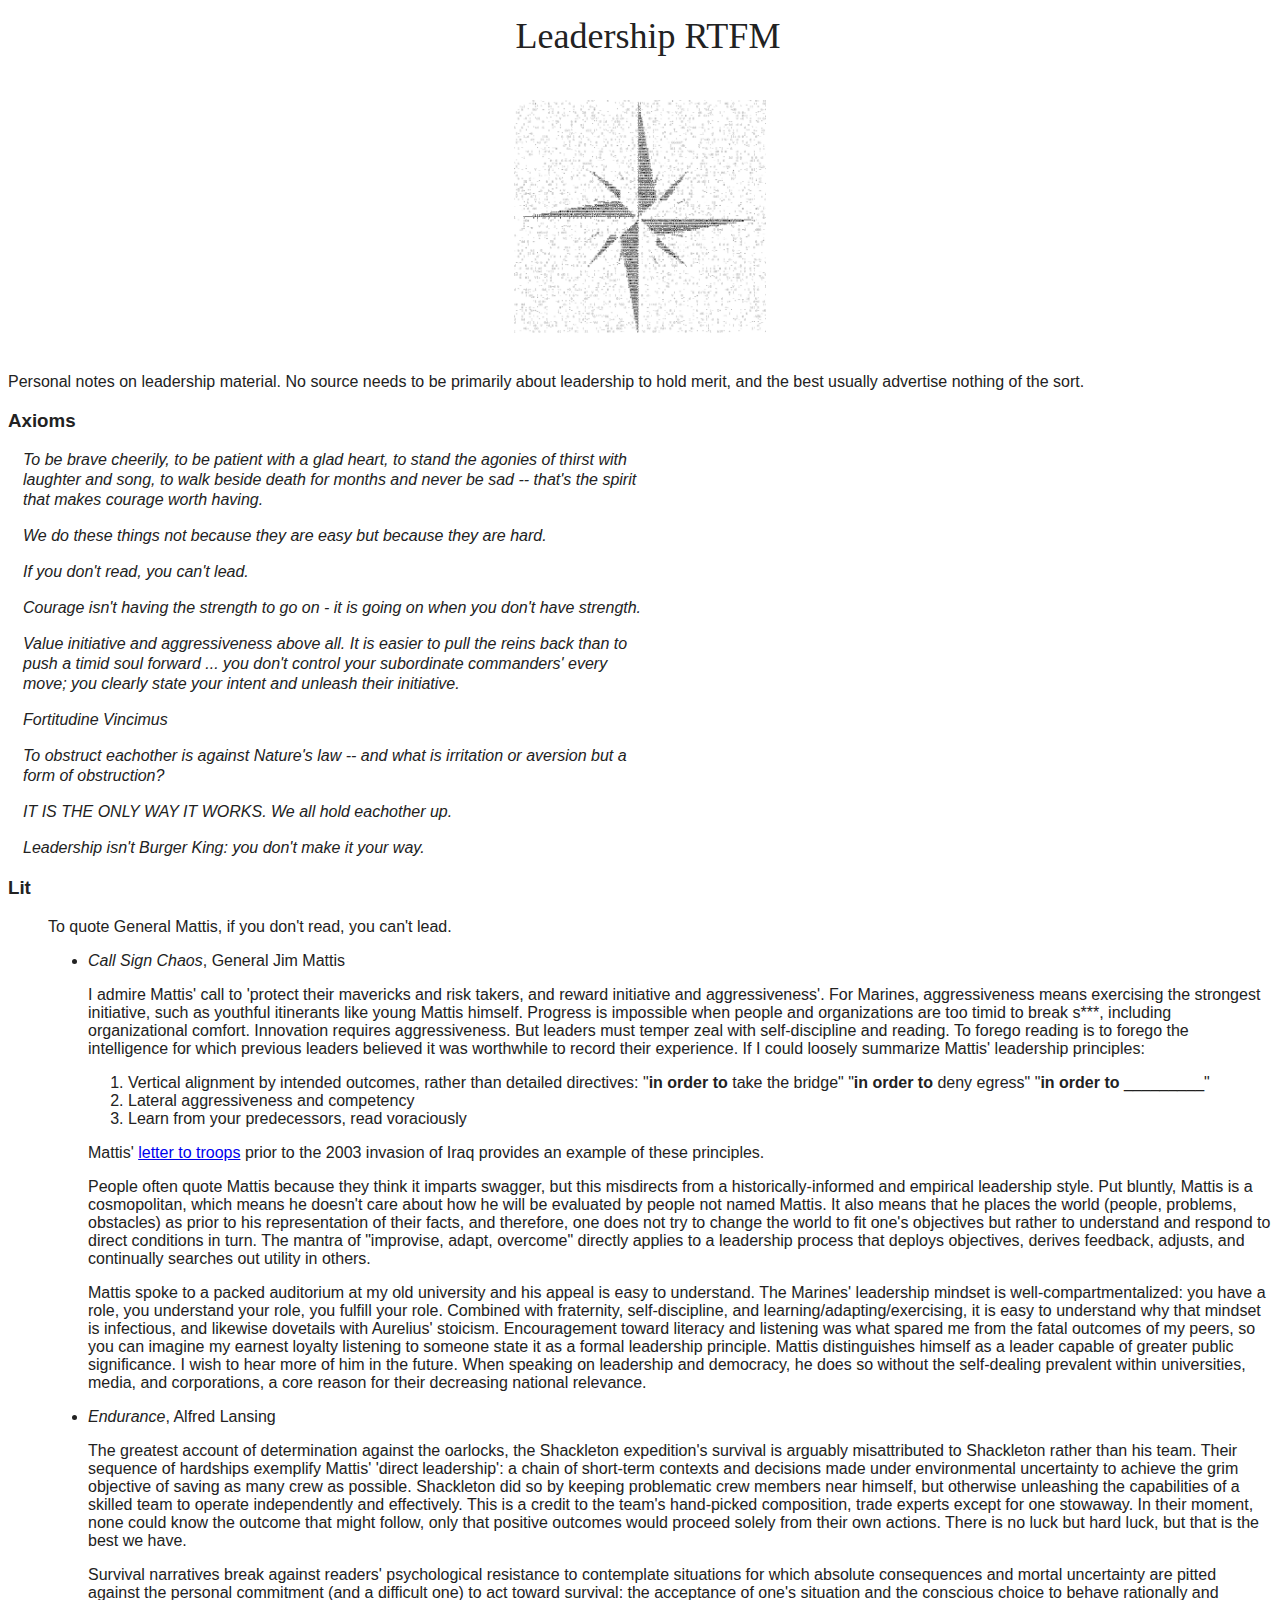
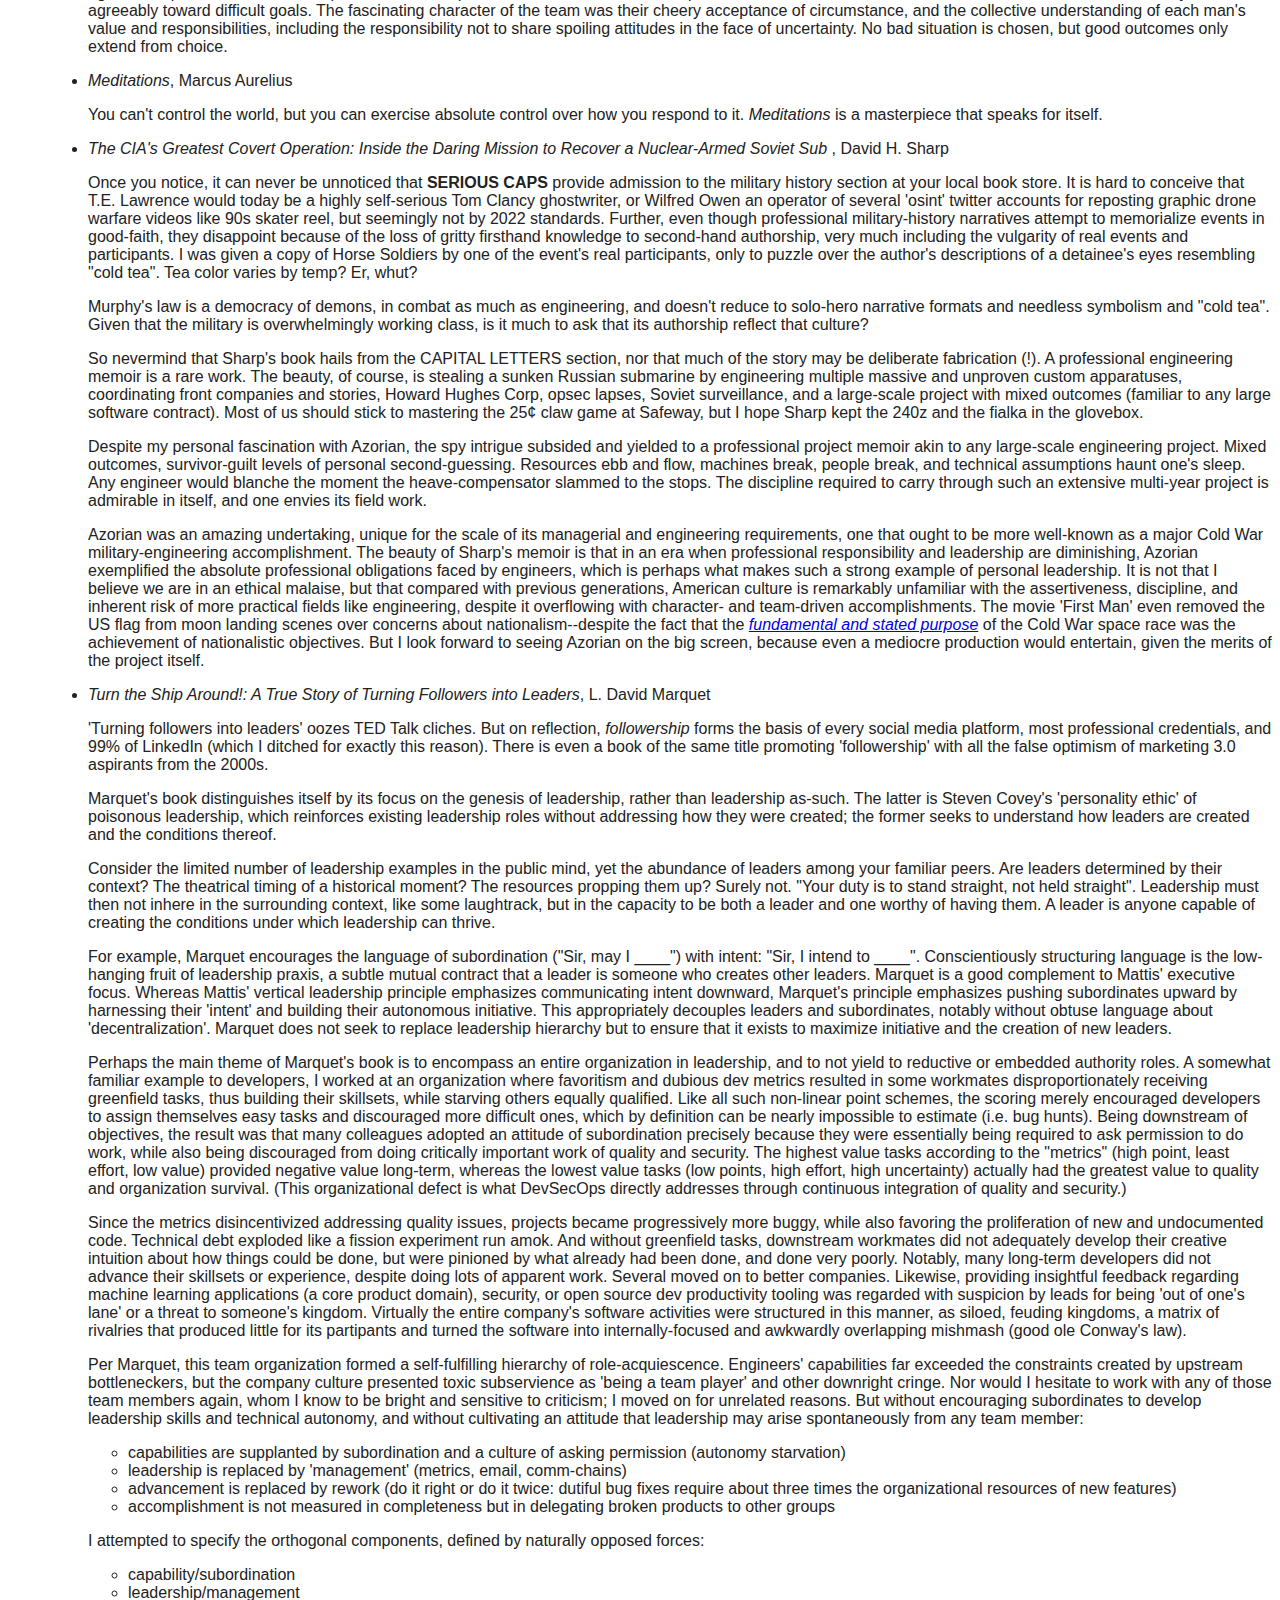
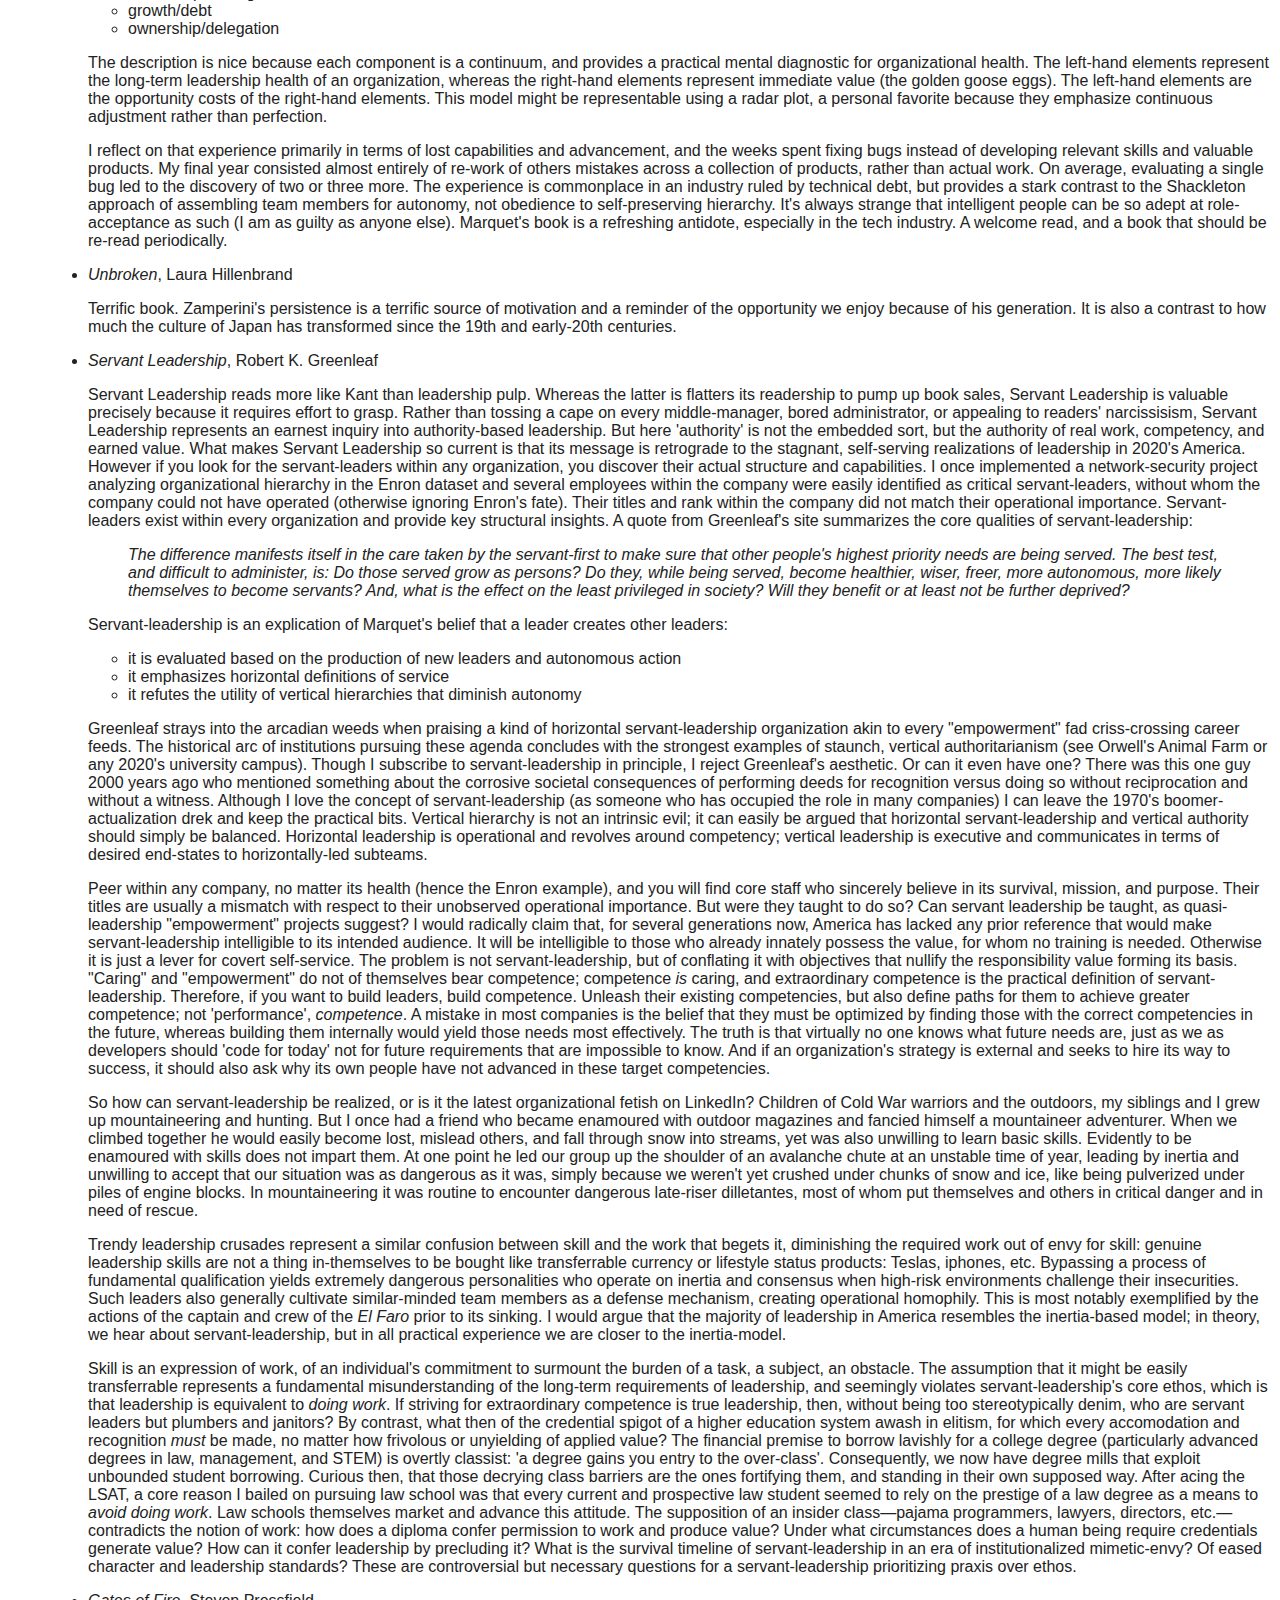
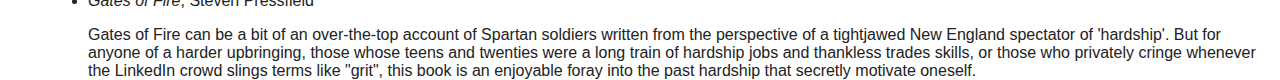
<file: leadership.html>
<!DOCTYPE html>
<html lang="en">

<!--
    TODO:
    - Polishing: probably the best example out there of an interactive resume:
      http://www.pascalvangemert.nl/#/profile
    - Quotes: Courage isn't having the strength to go on - it is going on when
      you don't have strength.

    Possible additions:

    Personal:
    - Build a shelf of leadership examples: by building your shelf of leadership
      (books specifically, though not necessarily) you are inadvertently
      building a toolbox for future events, and a source of stability through
      volatile times.
    - When Leaders Fail: How to respond to 'bad' leaders? : We live in an age of
      misleadership. Period. But this diminishes our ability to learn from
      leaders who have made mistakes. Time spent diminishing is time wasted not
      building. There is a lot of Aurelius in this. Also recall the avalanche
      story with James at North Bend (McClelland butte?).
    - Myths of Leadership: do you have to be formally in charge to exercise
      leadership? No. Do you have to have extensive power and experience to
      develop your leadership skills? No. Can you benefit enormously by building
      up the leadership muscles of your mind? Absolutely. The focus would be on
      young men in a bad economy, imparting experience, how to
      survive/thrive/build amidst decline by way of stoic independence, an
      developing a will to lead. Note my best leaders all had the 'lowest'
      social positions: Jeff at the shop, Juan at the casino, boomer tradesmen,
      Rick at the casino, etc. Leadership and clout are not the same; I
      succeeded beyond my home because I quietly improved myself and learned
      from others when others were chasing clout (and, frankly, dying of opiates
      etc).
    - Sentinels: sentinels are random individuals who bear witness to the
      upbringing and conditions of those in their local community. A perfect
      example is a former bus driver I met who drove the same route for eleven
      years, seeing the same kids develop from middle school through high
      school. He knew the 'trigger kids' by whom others would be diverted and
      encouraged toward problematic behavior. After leaving, the route went
      through five or more drivers in a single year. The sentinel was gone.
      Sentinels describe the social capital of an area.
    - Communication: written and spoken communication are virtually dead, but
      you're going to spend hours of your career in meetings for whatever
      reason. Oh well. Communication is a core component to developing
      leadership, for which the best tools are not coherently organized. But I
      think the best of these are: Strunk and Whites Elements of Style and
      Carnegie's How to Win Friends and Influence People. Beyond that its merely
      personal experience: lots of practice writing in school/college when you
      are young, then when you are older, lots of practice preserving and
      converting your experiences into durable knowledge of things. Avoid the
      slide into "No Ragrets" gopnik. Value language: say what you mean and mean
      what you say. Language is the foremost signifier by which people
      understand that you are a serious person (not an arrogant person but
      someone with objectives and respects others' objectives). Core themes are:
      language development, language significance (like formal clothes, good
      language signals sincere seriousness), language defiance (strong language
      fortifies one against charlatans), listening as a form of language (see
      how deeply you can memorize and understand a conversation with a
      stranger).

    Inverse list: my list of worst leadership books. Forgettable, clout-chasing,
    - Simon Sinek: the youtube clip-art of the leadership grift, Start With Why
    - Followership: promotes followership as good
    - The Art of War, The Prince, and generally anything DIY machiavellian in
      nature.
    - Harvard Business Review
    - LinkedIn
    - Leadership Gold and anything by Maxwell: is Maxwell overrated?
    - How to Be an Anti-Racist, We Cant Talk About That At Work, The New Jim
      Crow. HTBAAR tells multiple lies by about page 5, attributing quotes to
      people that they did not say; and yet the Navy has it on its reading list.
    - The Phoenix Project? Is this a book or failure porn?

    To read/review:
    - The Anatomy of Change - Richard Strozzi (Dominic recommendation)
    - Phoenix Project - I think this goes on the crap/pulp pile.

    This inspires a useful question about what makes a good leadership book:
    - it requires effort from the reader
    - the author has genuine experience/value they wish to pass along. are they
      writing for money/clout or would they have written something even if they
      believed it might not be written? Meditations for example.
    - it acknowledges a real failure in current leadership, but communicates it
      effectively and manifests though about mediating/resolving the difference
-->

<head>
    <title>Leadership Readings</title>
    <meta http-equiv="X-UA-Compatible" content="IE=edge,chrome=1" />
    <meta name="keywords" content="Jesse Waite, leadership, notes" />
    <meta name="description" content="Jesse Waite personal leadership notes." />
    <meta name=”robots” content="index, follow" />
    <meta name="author" content="Jesse Waite" />
    <meta name="viewport" content="width=device-width, initial-scale=1.0" />
    <meta charset="UTF-8" />
    <link rel="stylesheet" href="./static/styles/simple-entry.css">

    <style>
        html {
            height: 100%;
            margin: 0px;
            font-family: Verdana, Geneva, Tahoma, sans-serif;
            color: #222;
            background-color: #fff;
            overflow: auto;
            --invert-value: 1.0;
            --img-opacity: 1.0;
        }

        .compass-rose {
            min-width: 20%;
            width: 225px;
        }
    </style>
</head>

<body>
    <div style=" display: flex; align-items: center; justify-content: center;
    width: 100%; position: fixed; top: 0px; background-color: #fff; padding:
    15px 0px; font-size: 36px; font-family: garamond, serif;">Leadership
        RTFM</div>
    </div>
    <div>
        <div style=" margin: 100px 0px 40px 0px; display: flex; flex-direction:
        column; align-items: center; width: 100%; max-width: 100%; max-height:
        100%;">
            <img src="./static/media/compass_inv.jpeg" class="compass-rose" />
        </div>
        <div>
            Personal notes on leadership material. No source needs to be
            primarily about leadership to hold merit, and the best usually
            advertise nothing of the sort.
        </div>
        <div>
            <h3>Axioms</h3>
            <div style="font-style: italic; padding: 0px 15px; line-height:
            20px; width: 50%;">
                <div>
                    <p>
                        To be brave cheerily, to be patient with a glad heart,
                        to stand the agonies of thirst with laughter and song,
                        to walk beside death for months and never be sad --
                        that's the spirit that makes courage worth having.
                    </p>

                    <p>
                        We do these things not because they are easy but because
                        they are hard.
                    </p>
                </div>
                <div>
                    <p>
                        If you don't read, you can't lead.
                    </p>
                </div>
                <div>
                    <p>
                        Courage isn't having the strength to go on - it is going
                        on when you don't have strength.
                    </p>
                </div>
                <div>
                    <p>
                        Value initiative and aggressiveness above all. It is
                        easier to pull the reins back than to push a timid soul
                        forward ... you don't control your subordinate
                        commanders' every move; you clearly state your intent
                        and unleash their initiative.
                    </p>
                </div>
                <div>
                    <p style="font-style:italic;">
                        Fortitudine Vincimus
                    </p>
                </div>
                <div>
                    <p>
                        To obstruct eachother is against Nature's law -- and
                        what is irritation or aversion but a form of
                        obstruction?
                    </p>
                </div>
                <div>
                    <p>
                        IT IS THE ONLY WAY IT WORKS. We all hold eachother up.
                    </p>
                </div>
                <div>
                    <p>
                        Leadership isn't Burger King: you don't make it your way.
                    </p>
                </div>
            </div>
        </div>
        <div>
            <h3>Lit</h3>
            <div class="simple-entry">To quote General Mattis, if you don't
                read, you can't lead.
                <ul>
                    <li>
                        <p><i>Call Sign Chaos</i>, General Jim Mattis</p>
                        <p>
                            I admire Mattis' call to 'protect their mavericks
                            and risk takers, and reward initiative and
                            aggressiveness'. For Marines, aggressiveness means
                            exercising the strongest initiative, such as
                            youthful itinerants like young Mattis himself.
                            Progress is impossible when people and organizations
                            are too timid to break s***, including
                            organizational comfort. Innovation requires
                            aggressiveness. But leaders must temper zeal with
                            self-discipline and reading. To forego reading is to
                            forego the intelligence for which previous leaders
                            believed it was worthwhile to record their
                            experience. If I could loosely summarize Mattis'
                            leadership principles:
                        </p>
                        <ol style="margin: 10px 0px;">
                            <li>
                                Vertical alignment by intended outcomes, rather
                                than detailed directives: "<b>in order to</b>
                                take the bridge" "<b>in order to</b> deny
                                egress" "<b>in order to</b>
                                _________"
                            </li>
                            <li>
                                Lateral aggressiveness and competency
                            </li>
                            <li>
                                Learn from your predecessors, read voraciously
                            </li>
                        </ol>
                        <p>
                            Mattis' <a href="./static/media/mattis.jpg">letter
                                to troops</a> prior to the 2003 invasion of Iraq
                            provides an example of these principles.
                        </p>
                        <p>
                            People often quote Mattis because they think it
                            imparts swagger, but this misdirects from a
                            historically-informed and empirical leadership
                            style. Put bluntly, Mattis is a cosmopolitan, which
                            means he doesn't care about how he will be evaluated
                            by people not named Mattis. It also means that he
                            places the world (people, problems, obstacles) as
                            prior to his representation of their facts, and
                            therefore, one does not try to change the world to
                            fit one's objectives but rather to understand and
                            respond to direct conditions in turn. The mantra of
                            "improvise, adapt, overcome" directly applies to a
                            leadership process that deploys objectives, derives
                            feedback, adjusts, and continually searches out
                            utility in others.
                        </p>
                        <p>
                            Mattis spoke to a packed auditorium at my old
                            university and his appeal is easy to understand. The
                            Marines' leadership mindset is
                            well-compartmentalized: you have a role, you
                            understand your role, you fulfill your role.
                            Combined with fraternity, self-discipline, and
                            learning/adapting/exercising, it is easy to
                            understand why that mindset is infectious, and
                            likewise dovetails with Aurelius' stoicism.
                            Encouragement toward literacy and listening was what
                            spared me from the fatal outcomes of my peers, so
                            you can imagine my earnest loyalty listening to
                            someone state it as a formal leadership principle.
                            Mattis distinguishes himself as a leader capable of
                            greater public significance. I wish to hear more of
                            him in the future. When speaking on leadership and
                            democracy, he does so without the self-dealing
                            prevalent within universities, media, and
                            corporations, a core reason for their decreasing
                            national relevance.
                        </p>
                    </li>
                    <li>
                        <p><i>Endurance</i>, Alfred Lansing</p>
                        <p>The greatest account of determination against the
                            oarlocks, the Shackleton expedition's survival is
                            arguably misattributed to Shackleton rather than his
                            team. Their sequence of hardships exemplify Mattis'
                            'direct leadership': a chain of short-term contexts and
                            decisions made under environmental uncertainty to
                            achieve the grim objective of saving as many crew as
                            possible. Shackleton did so by keeping problematic crew
                            members near himself, but otherwise unleashing the
                            capabilities of a skilled team to operate independently
                            and effectively. This is a credit to the team's
                            hand-picked composition, trade experts except for one
                            stowaway. In their moment, none could know the outcome
                            that might follow, only that positive outcomes would
                            proceed solely from their own actions. There is no luck
                            but hard luck, but that is the best we have.
                        </p>
                        <p>
                            Survival narratives break against readers'
                            psychological resistance to contemplate situations
                            for which absolute consequences and mortal
                            uncertainty are pitted against the personal
                            commitment (and a difficult one) to act toward
                            survival: the acceptance of one's situation and the
                            conscious choice to behave rationally and agreeably
                            toward difficult goals. The fascinating character of
                            the team was their cheery acceptance of
                            circumstance, and the collective understanding of
                            each man's value and responsibilities, including the
                            responsibility not to share spoiling attitudes in
                            the face of uncertainty. No bad situation is chosen,
                            but good outcomes only extend from choice.
                        </p>
                    </li>
                    <li>
                        <p><i>Meditations</i>, Marcus Aurelius</p>
                        <p>You can't control the world, but you can exercise
                            absolute control over how you respond to it.
                            <i>Meditations</i> is a masterpiece that speaks for
                            itself.
                        </p>
                    </li>
                    <li>
                        <p><i>The CIA's Greatest Covert Operation: Inside the
                                Daring Mission to Recover a Nuclear-Armed Soviet Sub
                            </i>, David H. Sharp</p>
                        <p>Once you notice, it can never be unnoticed that <b style="font-family: Impact, Haettenschweiler, 'Arial
                        Narrow Bold', sans-serif;">SERIOUS CAPS</b> provide
                            admission to the military history section at your local
                            book store. It is hard to conceive that T.E. Lawrence
                            would today be a highly self-serious Tom Clancy
                            ghostwriter, or Wilfred Owen an operator of several
                            'osint' twitter accounts for reposting graphic drone
                            warfare videos like 90s skater reel, but seemingly not
                            by 2022 standards. Further, even though professional
                            military-history narratives attempt to memorialize
                            events in good-faith, they disappoint because of the
                            loss of gritty firsthand knowledge to second-hand
                            authorship, very much including the vulgarity of real
                            events and participants. I was given a copy of Horse
                            Soldiers by one of the event's real participants, only
                            to puzzle over the author's descriptions of a detainee's
                            eyes resembling "cold tea". Tea color varies by temp?
                            Er, whut?
                        </p>
                        <p>
                            Murphy's law is a democracy of demons, in combat as
                            much as engineering, and doesn't reduce to solo-hero
                            narrative formats and needless symbolism and "cold
                            tea". Given that the military is overwhelmingly
                            working class, is it much to ask that its authorship
                            reflect that culture?
                        </p>
                        <p>
                            So nevermind that Sharp's book hails from the
                            CAPITAL LETTERS section, nor that much of the story
                            may be deliberate fabrication (!). A professional
                            engineering memoir is a rare work. The beauty, of
                            course, is stealing a sunken Russian submarine by
                            engineering multiple massive and unproven custom
                            apparatuses, coordinating front companies and
                            stories, Howard Hughes Corp, opsec lapses, Soviet
                            surveillance, and a large-scale project with mixed
                            outcomes (familiar to any large software contract).
                            Most of us should stick to mastering the 25&#162;
                            claw game at Safeway, but I hope Sharp kept the 240z
                            and the fialka in the glovebox.
                        </p>
                        <p>
                            Despite my personal fascination with Azorian, the
                            spy intrigue subsided and yielded to a professional
                            project memoir akin to any large-scale engineering
                            project. Mixed outcomes, survivor-guilt levels of
                            personal second-guessing. Resources ebb and flow,
                            machines break, people break, and technical
                            assumptions haunt one's sleep. Any engineer would
                            blanche the moment the heave-compensator slammed to
                            the stops. The discipline required to carry through
                            such an extensive multi-year project is admirable in
                            itself, and one envies its field work.
                        </p>
                        <p>
                            Azorian was an amazing undertaking, unique for the
                            scale of its managerial and engineering
                            requirements, one that ought to be more well-known
                            as a major Cold War military-engineering
                            accomplishment. The beauty of Sharp's memoir is that
                            in an era when professional responsibility and
                            leadership are diminishing, Azorian exemplified the
                            absolute professional obligations faced by
                            engineers, which is perhaps what makes such a strong
                            example of personal leadership. It is not that I
                            believe we are in an ethical malaise, but that
                            compared with previous generations, American culture
                            is remarkably unfamiliar with the assertiveness,
                            discipline, and inherent risk of more practical
                            fields like engineering, despite it overflowing with
                            character- and team-driven accomplishments. The
                            movie 'First Man' even removed the US flag from moon
                            landing scenes over concerns about
                            nationalism--despite the fact that the <i><a
                                    href="https://www.youtube.com/watch?v=WZyRbnpGyzQ">fundamental
                                    and stated purpose</a></i> of the Cold War space
                            race was the achievement of nationalistic
                            objectives.

                            But I look forward to seeing Azorian on the big
                            screen, because even a mediocre production would
                            entertain, given the merits of the project itself.
                        </p>
                    </li>
                    <li>
                        <p>
                            <i>Turn the Ship Around!: A True Story of Turning
                                Followers into Leaders</i>, L. David Marquet
                        </p>
                        <p>
                            'Turning followers into leaders' oozes TED Talk
                            cliches. But on reflection,
                            <i>followership</i> forms the basis of every social
                            media platform, most professional credentials, and
                            99% of LinkedIn (which I ditched for exactly this
                            reason). There is even a book of the same title
                            promoting 'followership' with all the false optimism
                            of marketing 3.0 aspirants from the 2000s.
                        </p>
                        <p>
                            Marquet's book distinguishes itself by its focus on
                            the genesis of leadership, rather than leadership
                            as-such. The latter is Steven Covey's 'personality
                            ethic' of poisonous leadership, which reinforces
                            existing leadership roles without addressing how
                            they were created; the former seeks to understand
                            how leaders are created and the conditions thereof.
                        </p>
                        <p>
                            Consider the limited number of leadership examples
                            in the public mind, yet the abundance of leaders
                            among your familiar peers. Are leaders determined by
                            their context? The theatrical timing of a historical
                            moment? The resources propping them up? Surely not.
                            "Your duty is to stand straight, not held straight".
                            Leadership must then not inhere in the surrounding
                            context, like some laughtrack, but in the capacity
                            to be both a leader and one worthy of having them. A
                            leader is anyone capable of creating the conditions
                            under which leadership can thrive.
                        </p>
                        <p>
                            For example, Marquet encourages the language of
                            subordination ("Sir, may I ____") with intent: "Sir,
                            I intend to ____". Conscientiously structuring
                            language is the low-hanging fruit of leadership
                            praxis, a subtle mutual contract that a leader is
                            someone who creates other leaders. Marquet is a good
                            complement to Mattis' executive focus. Whereas
                            Mattis' vertical leadership principle emphasizes
                            communicating intent downward, Marquet's principle
                            emphasizes pushing subordinates upward by harnessing
                            their 'intent' and building their autonomous
                            initiative. This appropriately decouples leaders and
                            subordinates, notably without obtuse language about
                            'decentralization'. Marquet does not seek to replace
                            leadership hierarchy but to ensure that it exists to
                            maximize initiative and the creation of new leaders.
                        </p>
                        <p>
                            Perhaps the main theme of Marquet's book is to
                            encompass an entire organization in leadership, and
                            to not yield to reductive or embedded authority
                            roles. A somewhat familiar example to developers, I
                            worked at an organization where favoritism and
                            dubious dev metrics resulted in some workmates
                            disproportionately receiving greenfield tasks, thus
                            building their skillsets, while starving others
                            equally qualified. Like all such non-linear point
                            schemes, the scoring merely encouraged developers to
                            assign themselves easy tasks and discouraged more
                            difficult ones, which by definition can be nearly
                            impossible to estimate (i.e. bug hunts). Being
                            downstream of objectives, the result was that many
                            colleagues adopted an attitude of subordination
                            precisely because they were essentially being
                            required to ask permission to do work, while also
                            being discouraged from doing critically important
                            work of quality and security. The highest value
                            tasks according to the "metrics" (high point, least
                            effort, low value) provided negative value
                            long-term, whereas the lowest value tasks (low
                            points, high effort, high uncertainty) actually had
                            the greatest value to quality and organization
                            survival. (This organizational defect is what
                            DevSecOps directly addresses through continuous
                            integration of quality and security.)
                        </p>
                        <p>
                            Since the metrics disincentivized addressing quality
                            issues, projects became progressively more buggy,
                            while also favoring the proliferation of new and
                            undocumented code. Technical debt exploded like a
                            fission experiment run amok. And without greenfield
                            tasks, downstream workmates did not adequately
                            develop their creative intuition about how things
                            could be done, but were pinioned by what already had
                            been done, and done very poorly. Notably, many
                            long-term developers did not advance their skillsets
                            or experience, despite doing lots of apparent work.
                            Several moved on to better companies. Likewise,
                            providing insightful feedback regarding machine
                            learning applications (a core product domain),
                            security, or open source dev productivity tooling
                            was regarded with suspicion by leads for being 'out
                            of one's lane' or a threat to someone's kingdom.
                            Virtually the entire company's software activities
                            were structured in this manner, as siloed, feuding
                            kingdoms, a matrix of rivalries that produced little
                            for its partipants and turned the software into
                            internally-focused and awkwardly overlapping
                            mishmash (good ole Conway's law).
                        </p>
                        <p>
                            Per Marquet, this team organization formed a
                            self-fulfilling hierarchy of role-acquiescence.
                            Engineers' capabilities far exceeded the constraints
                            created by upstream bottleneckers, but the company
                            culture presented toxic subservience as 'being a
                            team player' and other downright cringe. Nor would I
                            hesitate to work with any of those team members
                            again, whom I know to be bright and sensitive to
                            criticism; I moved on for unrelated reasons. But
                            without encouraging subordinates to develop
                            leadership skills and technical autonomy, and
                            without cultivating an attitude that leadership may
                            arise spontaneously from any team member:
                        </p>
                        <ul>
                            <li>capabilities are supplanted by subordination and
                                a culture of asking permission (autonomy
                                starvation)</li>
                            <li>leadership is replaced by 'management' (metrics,
                                email, comm-chains)</li>
                            <li>advancement is replaced by rework (do it right
                                or do it twice: dutiful bug fixes require about
                                three times the organizational resources of new
                                features)</li>
                            <li>accomplishment is not measured in completeness
                                but in delegating broken products to other
                                groups</li>
                        </ul>
                        <p>
                            I attempted to specify the orthogonal components,
                            defined by naturally opposed forces:
                        </p>
                        <ul>
                            <li>capability/subordination</li>
                            <li>leadership/management</li>
                            <li>growth/debt</li>
                            <li>ownership/delegation</li>
                        </ul>
                        <p>
                            The description is nice because each component is a
                            continuum, and provides a practical mental
                            diagnostic for organizational health. The left-hand
                            elements represent the long-term leadership health
                            of an organization, whereas the right-hand elements
                            represent immediate value (the golden goose eggs).
                            The left-hand elements are the opportunity costs of
                            the right-hand elements. This model might be
                            representable using a radar plot, a personal
                            favorite because they emphasize continuous
                            adjustment rather than perfection.
                        </p>
                        <p>
                            I reflect on that experience primarily in terms of
                            lost capabilities and advancement, and the weeks
                            spent fixing bugs instead of developing relevant
                            skills and valuable products. My final year
                            consisted almost entirely of re-work of others
                            mistakes across a collection of products, rather
                            than actual work. On average, evaluating a single
                            bug led to the discovery of two or three more. The
                            experience is commonplace in an industry ruled by
                            technical debt, but provides a stark contrast to the
                            Shackleton approach of assembling team members for
                            autonomy, not obedience to self-preserving
                            hierarchy. It's always strange that intelligent
                            people can be so adept at role-acceptance as such (I
                            am as guilty as anyone else). Marquet's book is a
                            refreshing antidote, especially in the tech
                            industry. A welcome read, and a book that should be
                            re-read periodically.
                        </p>
                    </li>

                    <li>
                        <p><i>Unbroken</i>, Laura Hillenbrand</p>
                        <p>Terrific book. Zamperini's persistence is a terrific
                            source of motivation and a reminder of the opportunity
                            we enjoy because of his generation. It is also a
                            contrast to how much the culture of Japan has
                            transformed since the 19th and early-20th centuries.
                        </p>
                    </li>

                    <li>
                        <p><i>Servant Leadership</i>, Robert K. Greenleaf</p>
                        <p> Servant Leadership reads more like Kant than
                            leadership pulp. Whereas the latter is flatters its
                            readership to pump up book sales, Servant Leadership is
                            valuable precisely because it requires effort to grasp.
                            Rather than tossing a cape on every middle-manager,
                            bored administrator, or appealing to readers'
                            narcissisism, Servant Leadership represents an earnest
                            inquiry into authority-based leadership. But here
                            'authority' is not the embedded sort, but the authority
                            of real work, competency, and earned value. What makes
                            Servant Leadership so current is that its message is
                            retrograde to the stagnant, self-serving realizations of
                            leadership in 2020's America. However if you look for
                            the servant-leaders within any organization, you
                            discover their actual structure and capabilities. I once
                            implemented a network-security project analyzing
                            organizational hierarchy in the Enron dataset and
                            several employees within the company were easily
                            identified as critical servant-leaders, without whom the
                            company could not have operated (otherwise ignoring
                            Enron's fate). Their titles and rank within the company
                            did not match their operational importance.
                            Servant-leaders exist within every organization and
                            provide key structural insights. A quote from
                            Greenleaf's site summarizes the core qualities of
                            servant-leadership:
                        </p>
                        <blockquote>
                            <i>
                                The difference manifests itself in the care
                                taken by the servant-first to make sure that
                                other people's highest priority needs are being
                                served. The best test, and difficult to
                                administer, is: Do those served grow as persons?
                                Do they, while being served, become healthier,
                                wiser, freer, more autonomous, more likely
                                themselves to become servants? And, what is the
                                effect on the least privileged in society? Will
                                they benefit or at least not be further
                                deprived?
                            </i>
                        </blockquote>
                        <p>
                            Servant-leadership is an explication of Marquet's
                            belief that a leader creates other leaders:
                        </p>
                        <ul>
                            <li>
                                it is evaluated based on the production of new
                                leaders and autonomous action
                            </li>
                            <li>
                                it emphasizes horizontal definitions of service
                            </li>
                            <li>
                                it refutes the utility of vertical hierarchies
                                that diminish autonomy
                            </li>
                        </ul>
                        <p>
                            Greenleaf strays into the arcadian weeds when
                            praising a kind of horizontal servant-leadership
                            organization akin to every "empowerment" fad
                            criss-crossing career feeds. The historical arc of
                            institutions pursuing these agenda concludes with
                            the strongest examples of staunch, vertical
                            authoritarianism (see Orwell's Animal Farm or any
                            2020's university campus). Though I subscribe to
                            servant-leadership in principle, I reject
                            Greenleaf's aesthetic. Or can it even have one?
                            There was this one guy 2000 years ago who mentioned
                            something about the corrosive societal consequences
                            of performing deeds for recognition versus doing so
                            without reciprocation and without a witness.
                            Although I love the concept of servant-leadership
                            (as someone who has occupied the role in many
                            companies) I can leave the 1970's
                            boomer-actualization drek and keep the practical
                            bits. Vertical hierarchy is not an intrinsic evil;
                            it can easily be argued that horizontal
                            servant-leadership and vertical authority should
                            simply be balanced. Horizontal leadership is operational
                            and revolves around competency; vertical leadership is
                            executive and communicates in terms of desired end-states
                            to horizontally-led subteams.
                        </p>
                        <p>
                            Peer within any company, no matter its health (hence
                            the Enron example), and you will find core staff who
                            sincerely believe in its survival, mission, and
                            purpose. Their titles are usually a mismatch with
                            respect to their unobserved operational importance.
                            But were they taught to do so? Can servant
                            leadership be taught, as quasi-leadership
                            "empowerment" projects suggest? I would radically
                            claim that, for several generations now, America has
                            lacked any prior reference that would make
                            servant-leadership intelligible to its intended
                            audience. It will be intelligible to those who
                            already innately possess the value, for whom no
                            training is needed. Otherwise it is just a lever for
                            covert self-service. The problem is not
                            servant-leadership, but of conflating it with
                            objectives that nullify the responsibility value
                            forming its basis. "Caring" and "empowerment" do not
                            of themselves bear competence; competence
                            <em>is</em> caring, and extraordinary competence is
                            the practical definition of servant-leadership.
                            Therefore, if you want to build leaders, build
                            competence. Unleash their existing competencies, but
                            also define paths for them to achieve greater
                            competence; not 'performance',
                            <i>competence</i>. A mistake in most companies is
                            the belief that they must be optimized by finding
                            those with the correct competencies in the future,
                            whereas building them internally would yield those
                            needs most effectively. The truth is that virtually
                            no one knows what future needs are, just as we as
                            developers should 'code for today' not for future
                            requirements that are impossible to know. And if an
                            organization's strategy is external and seeks to
                            hire its way to success, it should also ask why its
                            own people have not advanced in these target
                            competencies.
                        </p>
                        <p>
                            So how can servant-leadership be realized, or is it
                            the latest organizational fetish on LinkedIn?
                            Children of Cold War warriors and the outdoors, my
                            siblings and I grew up mountaineering and hunting.
                            But I once had a friend who became enamoured with
                            outdoor magazines and fancied himself a mountaineer
                            adventurer. When we climbed together he would easily
                            become lost, mislead others, and fall through snow
                            into streams, yet was also unwilling to learn basic
                            skills. Evidently to be enamoured with skills does
                            not impart them. At one point he led our group up
                            the shoulder of an avalanche chute at an unstable
                            time of year, leading by inertia and unwilling to
                            accept that our situation was as dangerous as it
                            was, simply because we weren't yet crushed under
                            chunks of snow and ice, like being pulverized under
                            piles of engine blocks. In mountaineering it was
                            routine to encounter dangerous late-riser
                            dilletantes, most of whom put themselves and others
                            in critical danger and in need of rescue.
                        </p>
                        <p>
                            Trendy leadership crusades represent a similar
                            confusion between skill and the work that begets it,
                            diminishing the required work out of envy for skill:
                            genuine leadership skills are not a thing
                            in-themselves to be bought like transferrable
                            currency or lifestyle status products: Teslas,
                            iphones, etc. Bypassing a process of fundamental
                            qualification yields extremely dangerous
                            personalities who operate on inertia and consensus
                            when high-risk environments challenge their
                            insecurities. Such leaders also generally cultivate
                            similar-minded team members as a defense mechanism,
                            creating operational homophily. This is most notably
                            exemplified by the actions of the captain and crew
                            of the <i>El Faro</i> prior to its sinking. I would
                            argue that the majority of leadership in America
                            resembles the inertia-based model; in theory, we
                            hear about servant-leadership, but in all practical
                            experience we are closer to the inertia-model.
                        </p>
                        <p>
                            Skill is an expression of work, of an individual's
                            commitment to surmount the burden of a task, a
                            subject, an obstacle. The assumption that it might
                            be easily transferrable represents a fundamental
                            misunderstanding of the long-term requirements of
                            leadership, and seemingly violates
                            servant-leadership's core ethos, which is that
                            leadership is equivalent to
                            <i>doing work</i>. If striving for extraordinary
                            competence is true leadership, then, without being
                            too stereotypically denim, who are servant leaders
                            but plumbers and janitors? By contrast, what then of
                            the credential spigot of a higher education system
                            awash in elitism, for which every accomodation and
                            recognition <i>must</i> be made, no matter how
                            frivolous or unyielding of applied value? The
                            financial premise to borrow lavishly for a college
                            degree (particularly advanced degrees in law,
                            management, and STEM) is overtly classist: 'a degree
                            gains you entry to the over-class'. Consequently, we
                            now have degree mills that exploit unbounded student
                            borrowing. Curious then, that those decrying class
                            barriers are the ones fortifying them, and standing
                            in their own supposed way. After acing the LSAT, a
                            core reason I bailed on pursuing law school was that
                            every current and prospective law student seemed to
                            rely on the prestige of a law degree as a means to
                            <i>avoid doing work</i>. Law schools themselves
                            market and advance this attitude. The supposition of
                            an insider class&mdash;pajama programmers, lawyers,
                            directors, etc.&mdash;contradicts the notion of
                            work: how does a diploma confer permission to work
                            and produce value? Under what circumstances does a
                            human being require credentials generate value? How
                            can it confer leadership by precluding it? What is
                            the survival timeline of servant-leadership in an
                            era of institutionalized mimetic-envy? Of eased
                            character and leadership standards? These are
                            controversial but necessary questions for a
                            servant-leadership prioritizing praxis over ethos.
                        </p>
                    </li>

                    <li>
                        <p><i>Gates of Fire</i>, Steven Pressfield</p>
                        <p>
                            Gates of Fire can be a bit of an over-the-top
                            account of Spartan soldiers written from the
                            perspective of a tightjawed New England spectator of
                            'hardship'. But for anyone of a harder upbringing,
                            those whose teens and twenties were a long train of
                            hardship jobs and thankless trades skills, or those
                            who privately cringe whenever the LinkedIn crowd
                            slings terms like "grit", this book is an enjoyable
                            foray into the past hardship that secretly motivate
                            oneself.
                        </p>
                    </li>
                </ul>
            </div>
        </div>
    </div>
</body>

</html>
</file>
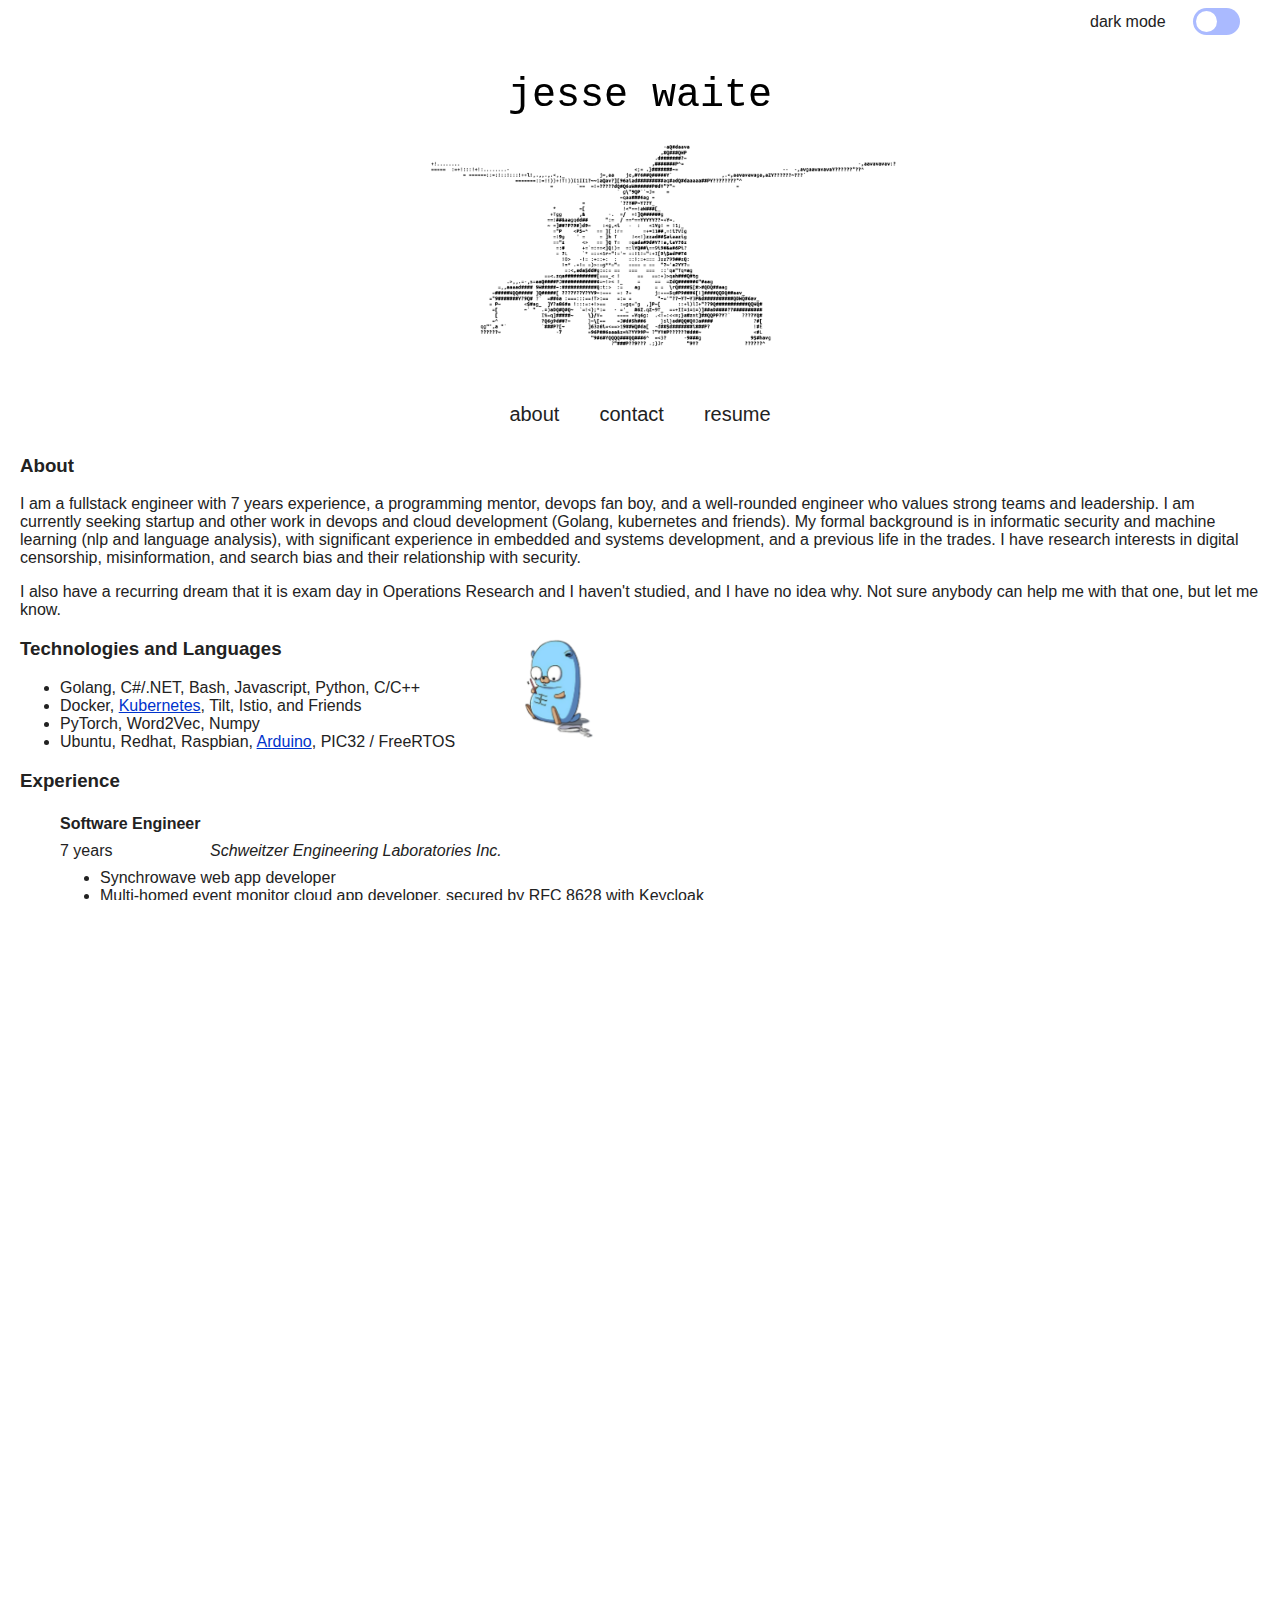
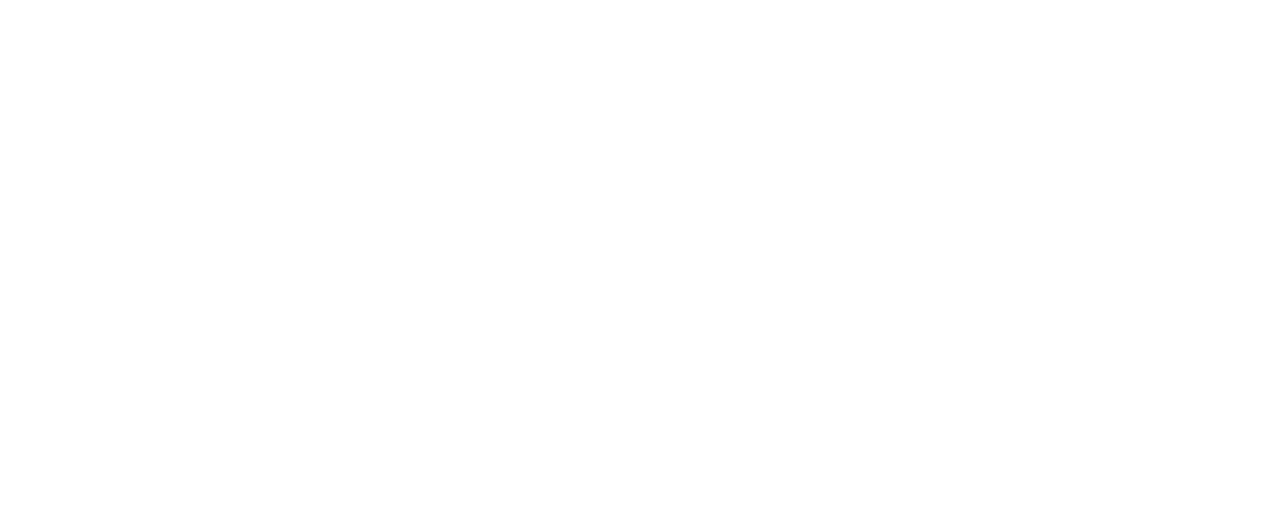
<file: test.html>
<!--
Layout:
- collapsible top image of hind, collapses on scroll as background image
- pop-ups of google partisan bias, other data science research
- top bar:
  home, contact, printable resume
- side bar of # links to page positions: 
  * background: prosaic entry page
  * active projects and training
  * education
  * work experience
  * projects
  * mentoring
  * references

-->


<html>

<head>
    <link rel="stylesheet" href="rocker.css">
    <link rel="stylesheet" href="list.css">
    <link rel="stylesheet" href="noselect.css">
    <link rel="stylesheet" href="print.css">
    <!--<meta name="viewport" content="width=device-width, initial-scale=1">-->
    <style>
        body,
        html {
            height: 100%;
            margin: 0px;
            /*Note: top padding is not used because it messes with the height calculation of the sticky header, leaving a gap when scrolling.*/
            padding: 0px 10px;
            font-family: Verdana, Geneva, Tahoma, sans-serif;
            color: #222;
            background-color: #fff;
            overflow: auto;
            --invert-value: 1.0;
            --img-opacity: 1.0;
        }

        a {
            color: #0033cc;
        }

        /* Dark mode */
        body.dark-theme {
            color: rgb(194, 194, 194);
            background-color: black;
            --invert-value: 0;
            --img-opacity: 0.85;
        }

        body.dark-theme a {
            color: #809fff;
        }

        /*
        Top hero image
        */
        .hero {
            display: flex;
            flex-direction: column;
            justify-content: start;
            align-items: center;
            height: 350px;
            background-color: black;
            background-image: linear-gradient(rgba(0, 0, 0, 0.0), rgba(0, 0, 0, 0.0)), url("hind.png");
            background-position: 53% 75%;
            background-repeat: no-repeat;
            background-size: 500px;
            position: relative;
            filter: invert(var(--invert-value));
        }

        .hero-text {
            text-align: center;
            font-family: 'Courier', Courier, monospace;
            font-size: 40px;
            color: white;
            padding: 30px 0px;
        }

        .hero-text button:hover {
            background-color: #555;
            color: white;
        }

        /*
        Sticky header
        */
        .sticky-header {
            display: flex;
            justify-content: center;
            position: sticky;
            top: 0;
            background: inherit;
            color: inherit;
            padding: 10px 0px;
        }

        .header-item {
            padding: 0px 20px;
            font-size: 20px;
            cursor: pointer;
        }

        .dark-mode-switch-control {
            display: flex;
            justify-content: end;
            padding: 8px 20px;
        }

        .dark-mode-switch {
            width: 150px;
            position: inherit;
            display: flex;
            justify-content: space-between;
            align-items: center;
        }

        .gopher {
            position: absolute;
            left: 500px;
            top: -40px;
            height: 100px;
            opacity: var(--img-opacity);
        }
    </style>
</head>

<body>
    <div class="dark-mode-switch-control">
        <div class="dark-mode-switch">
            <div>dark mode</div>
            <label class="rocker-switch">
                <input type="checkbox" style="display: none;" onclick="document.body.classList.toggle('dark-theme');">
                <span class="slider round"></span>
            </label>
        </div>
    </div>

    <div class="hero noselect">
        <div class="hero-text">
            <div>jesse waite</div>
        </div>
    </div>

    <div class="sticky-header">
        <a href="#about" style="text-decoration:none !important; color: unset;">
            <div class="header-item">about</div>
        </a>
        <a href="#contact" style="text-decoration:none !important; color: unset;">
            <div class="header-item">contact</div>
        </a>
        <a href="jesse_waite_resume.pdf" download="jesse_waite_resume_outdated.pdf"
            style="text-decoration:none !important; color: unset;">
            <div class="header-item">resume</div>
        </a>
    </div>

    <div id="about">
        <h3>About</h3>
        <p>
            I am a fullstack engineer with 7 years experience,
            a programming mentor, devops fan boy, and a well-rounded engineer who values strong teams and leadership.
            I am currently seeking startup and other work in devops and cloud development (Golang, kubernetes and
            friends).
            My formal background is in informatic security and machine learning (nlp and language analysis), with
            significant experience in embedded and systems development, and a previous life in the trades. I have
            research
            interests in digital censorship, misinformation, and search bias and their relationship with security.
        </p>
        <p>
            I also have a recurring dream that it is exam day in Operations Research and I haven't
            studied, and I have no idea why. Not sure anybody can help me with that one, but let me know.
        </p>
    </div>

    <div id="technologies">
        <h3>Technologies and Languages</h3>
        <div style="position: relative; cursor: pointer;" onclick="document.getElementById('audio').play()">
            <img src="gopher.png" class="gopher" />
            <audio id="audio" src="swish.mp3"></audio>
        </div>
        <ul>
            <li>
                Golang, C#/.NET, Bash, Javascript, Python, C/C++
            </li>
            <li>
                Docker, <a href="https://github.com/niceyeti/tutornetes">Kubernetes</a>, Tilt, Istio, and Friends
            </li>
            <li>
                PyTorch, Word2Vec, Numpy
            </li>
            <li>
                Ubuntu, Redhat, Raspbian, <a
                    href="https://github.com/niceyeti/DoubleSecretProbation/blob/master/RPi/duinos/ledmatrix.ino">Arduino</a>,
                PIC32 / FreeRTOS
            </li>
        </ul>
    </div>

    <div>
        <h3>Experience</h3>
        <ul class="exp-list">
            <li>
                <div class="exp-entry">
                    <div class="exp-title">Software Engineer</div>
                    <div class="exp-date">7 years</div>
                    <div class="exp-location">Schweitzer Engineering Laboratories Inc.</div>
                    <ul class="exp-gist">
                        <li>
                            Synchrowave web app developer
                        </li>
                        <li>
                            Multi-homed event monitor cloud app developer, secured by RFC 8628 with Keycloak
                        </li>
                        <li>
                            Security scanning and evaluation (platform sec, container sec,
                            fuzz and chaos testing).
                        </li>
                        <li>
                            Power system research data engineering
                        </li>
                    </ul>
                </div>
            </li>
            <li>
                <div class="exp-entry">
                    <div class="exp-title">Computer Security Researcher</div>
                    <div class="exp-date">2018</div>
                    <div class="exp-location">Washington State University</div>
                    <ul class="exp-gist">
                        <li>
                            <a href="https://ieeexplore.ieee.org/document/8788508">IEEE published</a> primary
                            researcher, system maintainer, and author of cyber
                            attack modeling using ELK, Python, and Markovian estimation methods.
                        </li>
                    </ul>
                </div>
            </li>
            <li>
                <div class="exp-entry">
                    <div class="exp-title">Cyber Intelligence Researcher</div>
                    <div class="exp-date">2016-Present</div>
                    <div class="exp-location">Independent</div>
                    <ul class="exp-gist">
                        <li>
                            <a href="https://github.com/niceyeti/cheetah">CHEETAH</a>
                            counter-misinformation tool creator, a neural
                            language-embedding content polarization analyzer.
                        </li>
                        <li>
                            ABLE-ITEM social network and deep-web api content meta-aggregation tool creator.
                        </li>
                    </ul>
                </div>
            </li>
        </ul>
    </div>


    <div>
        <h3>Education</h3>
        <ul class="exp-list">
            <li>
                <div class="exp-entry">
                    <div class="exp-title">Udemy Trainings (love these)</div>
                    <div class="exp-date">Ongoing</div>
                    <ul class="exp-gist">
                        <li>
                            Golang Design Patterns
                        </li>
                        <li>
                            Fullstack React, C#, MobX course
                        </li>
                    </ul>
                </div>
            </li>
            <li>
                <div class="exp-entry">
                    <div class="exp-title">Master of Computer Science Thesis, Machine Learning, Summa Cum Laude</div>
                    <div class="exp-date">2018</div>
                    <div class="exp-location">Washington State University</div>
                    <ul class="exp-gist">
                        <li>
                            <a
                                href="https://rex.libraries.wsu.edu/esploro/outputs/graduate/Anomaly-detection-in-processes-represented-as/99900525049101842">Thesis</a>
                            in compression-based graphical anomaly detection methods
                        </li>
                        <li>
                            Course emphasis in network science, machine learning, and computer security.
                        </li>
                    </ul>
                </div>
            </li>
            <li>
                <div class="exp-entry">
                    <div class="exp-title">Bachelor's of Science, Computer Science, Summa Cum Laude</div>
                    <div class="exp-date">2014</div>
                    <div class="exp-location">Washington State University</div>
                    <ul class="exp-gist">
                        <li>
                            Emphasis in systems programming and machine learning.
                        </li>
                        <li>
                            National Science Foundation grant recipient for eye-tracking
                            assistive technology and <a href="https://github.com/niceyeti/SLIDE">SLIDE</a> creator, an
                            eye-trace language decoder.
                        </li>
                    </ul>
                </div>
            </li>
        </ul>
    </div>

    <div>
        <h3>Volunteering</h3>
        <ul class="exp-list">
            <li>
                <div class="exp-entry">
                    <div class="exp-title">Independent programming mentor</div>
                    <div class="exp-date">Ongoing</div>
                    <ul class="exp-gist">
                        <li>
                            I am an independent coding mentor for non-traditional highschool students.
                            It is a blast, and we often build things with Arduinos, Raspberry Pis, games, and the like.
                        </li>
                    </ul>
                </div>
            </li>
            <li>
                <div class="exp-entry">
                    <div class="exp-title">Embedded Systems Programming Lecturer</div>
                    <div class="exp-date">2013-2014</div>
                    <ul class="exp-gist">
                        <li>
                            Founding partner of a complete set of embedded systems lectures targeting PIC32
                            microprocessor board.
                        </li>
                        <li>
                            Developed complete peripheral code driver set for 9dof IMUs, lighting, motor control, and
                            acoustical units using I2C, SPI and other peripherals in C and assembly.
                        </li>
                    </ul>
                </div>
            </li>
            <li>
                <div class="exp-entry">
                    <div class="exp-title">Independent AAC Developer</div>
                    <div class="exp-date">2013-2016</div>
                    <ul class="exp-gist">
                        <li>
                            Author of SLIDE (Simple Language Inference Decoding Engine) an interface for decoding
                            language expressions from on-screen eye-traces.
                        </li>
                    </ul>
                </div>
            </li>
        </ul>
    </div>

    <div>
        <h3>References</h3>
        <div>Professional references available on request, via:</div>
        <ul>
            <li>
                Schweitzer Engineering Laboratories Inc, R&D
            </li>
            <li>
                MITRE Corp.
            </li>
            <li>
                Google
            </li>
        </ul>
    </div>

    <div id="contact">
        <h3>Contact</h3>
        To recruiter prevent spam, I prefer in-person communication and do not use linkedin. But you are welcome to
        contact me via the following.
        <ul>
            <li>
                Email: jesse_waite@hotmail.com
            </li>
            <li>
                <a href="https://www.github.com/niceyeti">Github</a>
            </li>
        </ul>
    </div>

</body>

</html>
</file>
<file: static/styles/simple-entry.css>
.simple-entry {
    padding-left: 40px;
}

.simple-entry ul {
    margin: 8px 0px;
}
</file>
<file: rocker.css>
.rocker-switch {
    position: relative;
    display: inline-block;
    width: 47px;
    height: 27px;
}

.hidden {
    display: none;
}

.switch input {
    opacity: 0;
    width: 0;
    height: 0;
}

/*
The slider
*/
.slider {
    position: absolute;
    cursor: pointer;
    top: 0;
    left: 0;
    right: 0;
    bottom: 0;
    background-color: rgb(170, 186, 255);
    -webkit-transition: .4s;
    transition: .4s;
}

.slider:before {
    position: absolute;
    content: "";
    height: 21px;
    width: 21px;
    left: 3px;
    bottom: 3px;
    background-color: white;
    -webkit-transition: .4s;
    transition: .4s;
}

input:checked+.slider {
    background-color: rgb(0, 47, 255);
}

input:focus+.slider {
    box-shadow: 0 0 1px rgb(0, 47, 255);
}

input:checked+.slider:before {
    -webkit-transform: translateX(20px);
    -ms-transform: translateX(20px);
    transform: translateX(20px);
}

.slider.round {
    border-radius: 27px;
}

.slider.round:before {
    border-radius: 50%;
}
</file>
<file: list.css>
/*
Experience-list entries
*/
.exp-list {
    list-style: none;
    margin: 0px;
}

.exp-entry {
    display: grid;
    grid-template-columns: 150px auto;
    grid-auto-rows: minmax(22px, auto);
    row-gap: 5px;
    padding: 5px 0px;
}

.exp-title {
    grid-column: 1 / 3;
    grid-row: 1;
    display: flex;
    font-weight: bold;
}

.exp-date {
    grid-column: 1;
    grid-row: 2;
    display: flex;
}

.exp-location {
    grid-column: 2;
    grid-row: 2;
    display: flex;
    font-style: italic;
}

.exp-gist {
    grid-column: 1 / 3;
    grid-row: 3;
    list-style: disc;
}
</file>
<file: noselect.css>
.noselect {
    -webkit-touch-callout: none;
    -webkit-user-select: none;
    -khtml-user-select: none;
    -moz-user-select: none;
    -ms-user-select: none;
    user-select: none;
}
</file>
<file: print.css>
@media print {
    * {
        overflow: visible !important;
        background: transparent !important;
        color: black !important;
        text-shadow: none !important;
        filter: none !important;
        -ms-filter: none !important;
    }

    /* Black prints faster: sanbeiji.com/archives/953 */
    p a,
    p a:visited {
        color: #444 !important;
        text-decoration: underline;
    }

    p a[href]:after {
        content: " ("attr(href) ")";
    }

    abbr[title]:after {
        content: " ("attr(title) ")";
    }

    .ir a:after,
    a[href^="javascript:"]:after,
    a[href^="#"]:after {
        content: "";
    }

    /* Don't show links for images, or javascript/internal links */
    pre,
    blockquote {
        border: 1px solid #999;
        page-break-inside: avoid;
    }

    thead {
        display: table-header-group;
    }

    /* css-discuss.incutio.com/wiki/Printing_Tables */
    tr,
    img {
        page-break-inside: avoid;
    }

    @page {
        margin: 0.5cm;
    }

    p,
    h2,
    h3 {
        orphans: 3;
        widows: 3;
    }

    h2,
    h3 {
        page-break-after: avoid;
    }

    .hide-on-print {
        display: none !important;
    }

    .print-only {
        display: block !important;
    }
}
</file>
